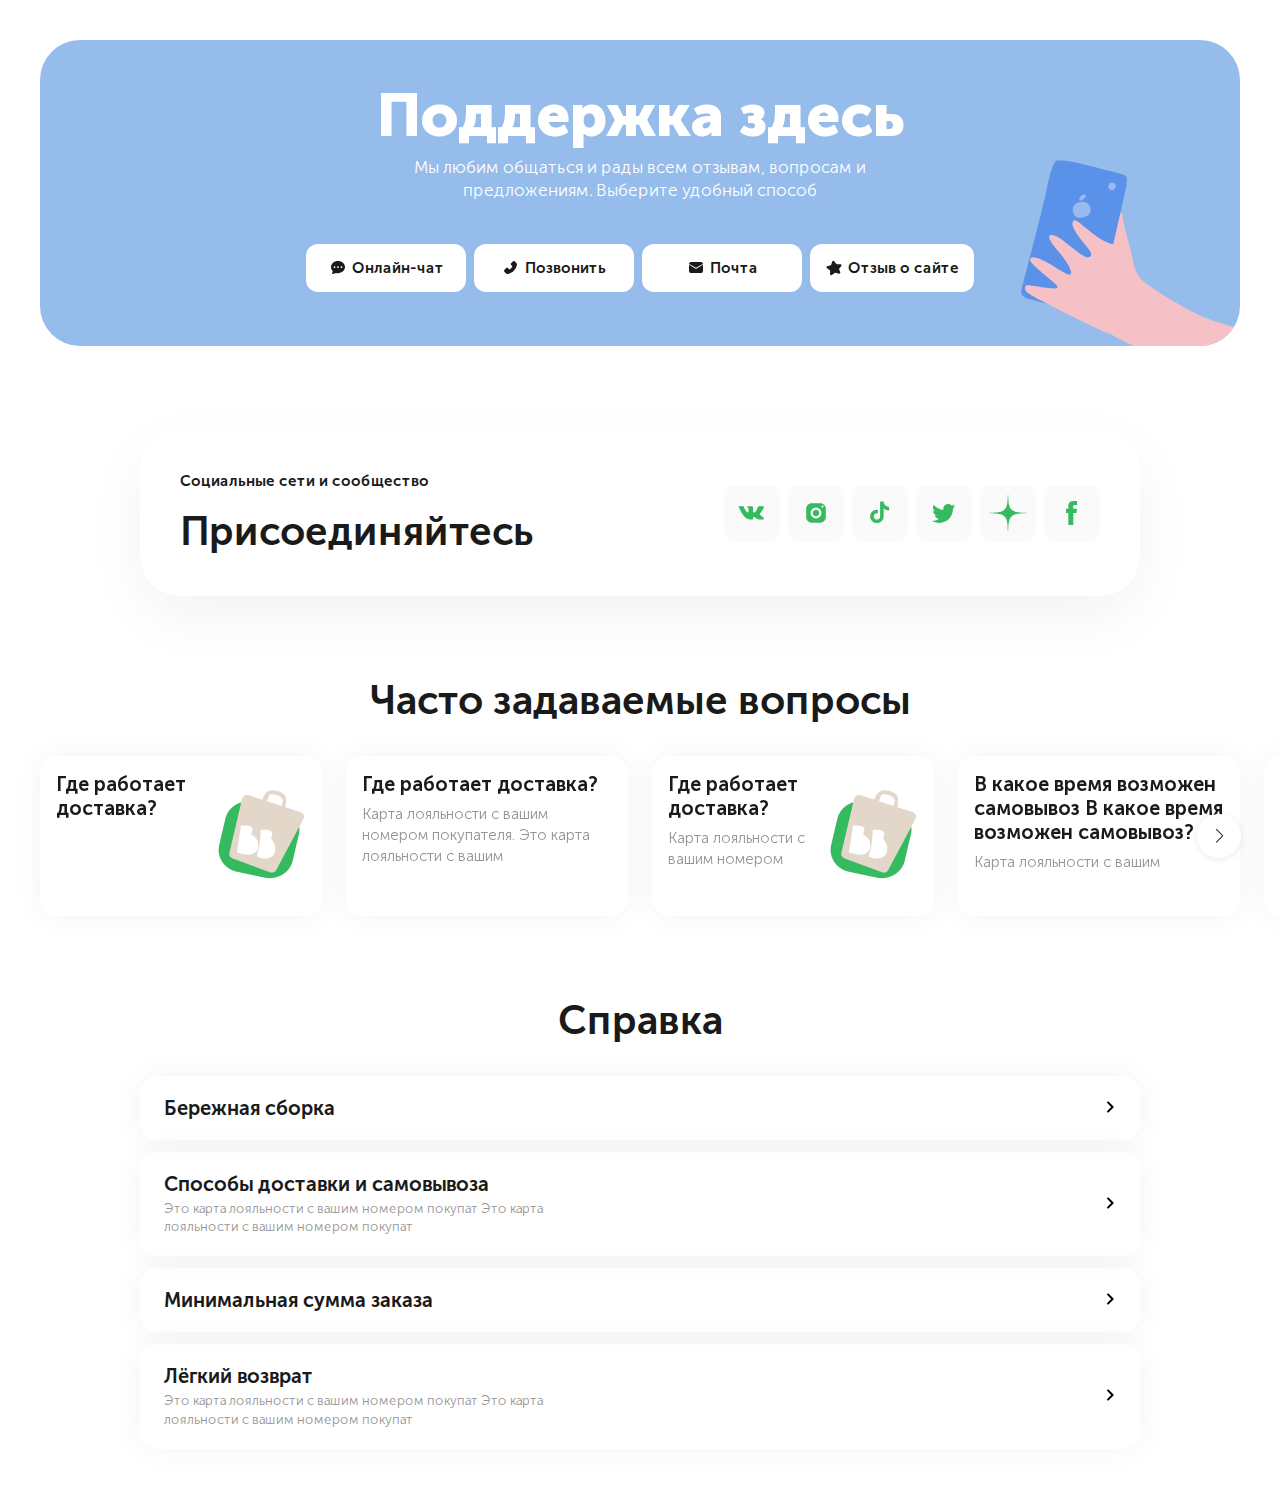
<file: index.html>
<!doctype html>
<html lang="en">
<head>
    <meta charset="UTF-8">
    <meta name="viewport" content="width=device-width, user-scalable=no, initial-scale=1.0, maximum-scale=1.0, minimum-scale=1.0">
    <meta http-equiv="X-UA-Compatible" content="ie=edge">

    <title>Поддержка здесь</title>

    <link rel="stylesheet" href="https://cdn.jsdelivr.net/npm/swiper@11/swiper-bundle.min.css"/>
    <link rel="stylesheet" href="css/style.css">
</head>
<body>

<div class="home-page">
    <section class="home-page__support">
        <div class="container container--size-lg">
            <div class="support">
                <div class="support__content">
                    <h2 class="support__title">Поддержка здесь</h2>
                    <p class="support__text">
                        Мы любим общаться и рады всем отзывам, вопросам и предложениям. Выберите удобный способ
                    </p>
                </div>

                <div class="support__contacts contacts">
                    <div class="contacts__col">
                        <a href="#" class="contacts__item contacts-item">
                            <svg aria-label="hidden" class="contacts-item__icon" width="18" height="18">
                                <use href="images/svg-icons.svg#message"/>
                            </svg>
                            <span class="contacts-item__value">Онлайн-чат</span>
                        </a>
                    </div>

                    <div class="contacts__col">
                        <a href="tel:+79000000000" class="contacts__item contacts-item">
                            <svg aria-label="hidden" class="contacts-item__icon" width="18" height="18">
                                <use href="images/svg-icons.svg#phone"/>
                            </svg>

                            <span class="contacts-item__value">Позвонить</span>
                        </a>
                    </div>

                    <div class="contacts__col">
                        <a href="mailto:exmaple@gmail.com" class="contacts__item contacts-item">
                            <svg aria-label="hidden" class="contacts-item__icon" width="18" height="18">
                                <use href="images/svg-icons.svg#envelop"/>
                            </svg>

                            <span class="contacts-item__value">Почта</span>
                        </a>
                    </div>

                    <div class="contacts__col">
                        <a href="#" class="contacts__item contacts-item">
                            <svg aria-label="hidden" class="contacts-item__icon" width="18" height="18">
                                <use href="images/svg-icons.svg#star"/>
                            </svg>

                            <span class="contacts-item__value">Отзыв о сайте</span>
                        </a>
                    </div>
                </div>

                <div class="support__telegram support-telegram">
                    <img src="images/support/telegram-1.svg" alt="Telegram icon" class="support-telegram__item">
                    <img src="images/support/telegram-2.svg" alt="Telegram icon" class="support-telegram__item">
                    <img src="images/support/telegram-3.svg" alt="Telegram icon" class="support-telegram__item">
                </div>
            </div>
        </div>
    </section>

    <section class="home-page__join">
        <div class="container container--size-md">
            <div class="join-us">
                <div class="join-us__content">
                    <span class="join-us__text">Социальные сети и сообщество</span>
                    <h2 class="join-us__title">Присоединяйтесь</h2>
                </div>

                <div class="join-us__socials socials">
                    <a href="https://vk.com" class="socials-item socials-item--size-lg socials__item" aria-label="Вконтакте">
                        <svg aria-label="hidden" class="socials-item__icon" width="56" height="56">
                            <use href="images/svg-icons.svg#social-vk"/>
                        </svg>
                    </a>
                    <a href="https://instagram.com" class="socials-item socials-item--size-lg socials__item" aria-label="Instagram">
                        <svg aria-label="hidden" class="socials-item__icon" width="56" height="56">
                            <use href="images/svg-icons.svg#social-instagram"/>
                        </svg>
                    </a>
                    <a href="https://tiktok.com" class="socials-item socials-item--size-lg socials__item" aria-label="TikTok">
                        <svg aria-label="hidden" class="socials-item__icon" width="56" height="56">
                            <use href="images/svg-icons.svg#social-tik-tok"/>
                        </svg>
                    </a>
                    <a href="https://x.com" class="socials-item socials-item--size-lg socials__item" aria-label="Twitter">
                        <svg aria-label="hidden" class="socials-item__icon" width="56" height="56">
                            <use href="images/svg-icons.svg#social-twitter"/>
                        </svg>
                    </a>
                    <a href="https://dzen.ru" class="socials-item socials-item--size-lg socials__item">
                        <svg aria-label="hidden" class="socials-item__icon" width="56" height="56">
                            <use href="images/svg-icons.svg#social-yandex-dzen"/>
                        </svg>
                    </a>
                    <a href="https://facebook.com" class="socials-item socials-item--size-lg socials__item">
                        <svg aria-label="hidden" class="socials-item__icon" width="56" height="56">
                            <use href="images/svg-icons.svg#social-facebook"/>
                        </svg>
                    </a>
                </div>
            </div>
        </div>
    </section>

    <section class="section home-page__faqs">
        <div class="container container--size-lg">
            <h2 class="section__title">Часто задаваемые вопросы</h2>

            <div class="faq-slider swiper js-faq-slider">
                <div class="swiper-wrapper">
                    <div class="swiper-slide">
                        <div class="faq-item">
                            <div class="faq-item__content">
                                <span class="faq-item__title">Где работает доставка?</span>
                            </div>

                            <picture class="faq-item__picture">
                                <img src="images/faq-item.png" alt="Где работает доставка?" class="faq-item__image">
                            </picture>
                        </div>
                    </div>

                    <div class="swiper-slide">
                        <div class="faq-item">
                            <div class="faq-item__content">
                                <span class="faq-item__title">Где работает доставка?</span>
                                <span class="faq-item__description">
                                Карта лояльности с вашим номером покупателя. Это карта лояльности с вашим
                            </span>
                            </div>
                        </div>
                    </div>

                    <div class="swiper-slide">
                        <div class="faq-item">
                            <div class="faq-item__content">
                                <span class="faq-item__title">Где работает доставка?</span>
                                <span class="faq-item__description">
                                Карта лояльности с вашим номером
                            </span>
                            </div>

                            <picture class="faq-item__picture">
                                <img src="images/faq-item.png" alt="Где работает доставка?" class="faq-item__image">
                            </picture>
                        </div>
                    </div>

                    <div class="swiper-slide">
                        <div class="faq-item">
                            <div class="faq-item__content">
                                <span class="faq-item__title">В какое время возможен самовывоз В какое время возможен самовывоз?</span>

                                <span class="faq-item__description">Карта лояльности с вашим </span>
                            </div>
                        </div>
                    </div>

                    <div class="swiper-slide">
                        <div class="faq-item">
                            <div class="faq-item__content">
                                <span class="faq-item__title">Где работает доставка?</span>
                            </div>

                            <picture class="faq-item__picture">
                                <img src="images/faq-item.png" alt="Где работает доставка?" class="faq-item__image">
                            </picture>
                        </div>
                    </div>

                    <div class="swiper-slide">
                        <div class="faq-item">
                            <div class="faq-item__content">
                                <span class="faq-item__title">Где работает доставка?</span>
                                <span class="faq-item__description">
                                Карта лояльности с вашим номером покупателя. Это карта лояльности с вашим
                            </span>
                            </div>
                        </div>
                    </div>

                    <div class="swiper-slide">
                        <div class="faq-item">
                            <div class="faq-item__content">
                                <span class="faq-item__title">Где работает доставка?</span>
                                <span class="faq-item__description">
                                Карта лояльности с вашим номером
                            </span>
                            </div>

                            <picture class="faq-item__picture">
                                <img src="images/faq-item.png" alt="Где работает доставка?" class="faq-item__image">
                            </picture>
                        </div>
                    </div>

                    <div class="swiper-slide">
                        <div class="faq-item">
                            <div class="faq-item__content">
                                <span class="faq-item__title">В какое время возможен самовывоз В какое время возможен самовывоз?</span>

                                <span class="faq-item__description">Карта лояльности с вашим </span>
                            </div>
                        </div>
                    </div>
                </div>

                <div class="faq-slider__arrow faq-slider__arrow--next swiper-button-next"></div>
                <div class="faq-slider__arrow faq-slider__arrow--prev swiper-button-prev"></div>
            </div>
        </div>
    </section>

    <section class="section home-page__section">
        <div class="container container--size-md">
            <h2 class="section__title">Справка</h2>

            <div class="accordion">
                <div class="accordion__item accordion-item js-accordion-item">
                    <div class="accordion-item__head">
                        <p class="accordion-item__title">Бережная сборка</p>

                        <button class="accordion-item__icon" aria-label="Свернуть">
                            <svg aria-label="hidden" width="24" height="24">
                                <use href="images/svg-icons.svg#chevron-right"/>
                            </svg>
                        </button>
                    </div>

                    <div class="accordion-item__content js-accordion-item__content">
                        Это карта лояльности с вашим номером покупат Это карта лояльности с вашим номером покупат. Это
                        карта лояльности с вашим номером покупат Это карта лояльности с вашим номером покупат. Это карта
                        лояльности с вашим номером покупат Это карта лояльности с вашим номером покупат
                    </div>
                </div>

                <div class="accordion__item accordion-item js-accordion-item">
                    <div class="accordion-item__head">
                        <p class="accordion-item__title">Способы доставки и самовывоза</p>

                        <span class="accordion-item__text">
                            Это карта лояльности с вашим номером покупат Это карта лояльности с вашим номером покупат
                        </span>

                        <button class="accordion-item__icon" aria-label="Свернуть">
                            <svg aria-label="hidden" width="24" height="24">
                                <use href="images/svg-icons.svg#chevron-right"/>
                            </svg>
                        </button>
                    </div>

                    <div class="accordion-item__content js-accordion-item__content">
                        Это карта лояльности с вашим номером покупат Это карта лояльности с вашим номером покупат. Это
                        карта лояльности с вашим номером покупат Это карта лояльности с вашим номером покупат. Это карта
                        лояльности с вашим номером покупат Это карта лояльности с вашим номером покупат
                    </div>
                </div>

                <div class="accordion__item accordion-item js-accordion-item">
                    <div class="accordion-item__head">
                        <p class="accordion-item__title">Минимальная сумма заказа</p>

                        <button class="accordion-item__icon" aria-label="Свернуть">
                            <svg aria-label="hidden" width="24" height="24">
                                <use href="images/svg-icons.svg#chevron-right"/>
                            </svg>
                        </button>
                    </div>

                    <div class="accordion-item__content js-accordion-item__content">
                        Это карта лояльности с вашим номером покупат Это карта лояльности с вашим номером покупат. Это
                        карта лояльности с вашим номером покупат Это карта лояльности с вашим номером покупат. Это карта
                        лояльности с вашим номером покупат Это карта лояльности с вашим номером покупат
                    </div>
                </div>

                <div class="accordion__item accordion-item js-accordion-item">
                    <div class="accordion-item__head">
                        <p class="accordion-item__title">Лёгкий возврат</p>

                        <span class="accordion-item__text">
                           Это карта лояльности с вашим номером покупат Это карта лояльности с вашим номером покупат
                        </span>

                        <button class="accordion-item__icon" aria-label="Свернуть">
                            <svg aria-label="hidden" width="24" height="24">
                                <use href="images/svg-icons.svg#chevron-right"/>
                            </svg>
                        </button>
                    </div>

                    <div class="accordion-item__content js-accordion-item__content">
                        Это карта лояльности с вашим номером покупат Это карта лояльности с вашим номером покупат. Это
                        карта лояльности с вашим номером покупат Это карта лояльности с вашим номером покупат. Это карта
                        лояльности с вашим номером покупат Это карта лояльности с вашим номером покупат
                    </div>
                </div>
            </div>
        </div>
    </section>
</div>

<script src="https://cdn.jsdelivr.net/npm/swiper@11/swiper-bundle.min.js"></script>
<script src="js/main.js"></script>
</body>
</html>
</file>
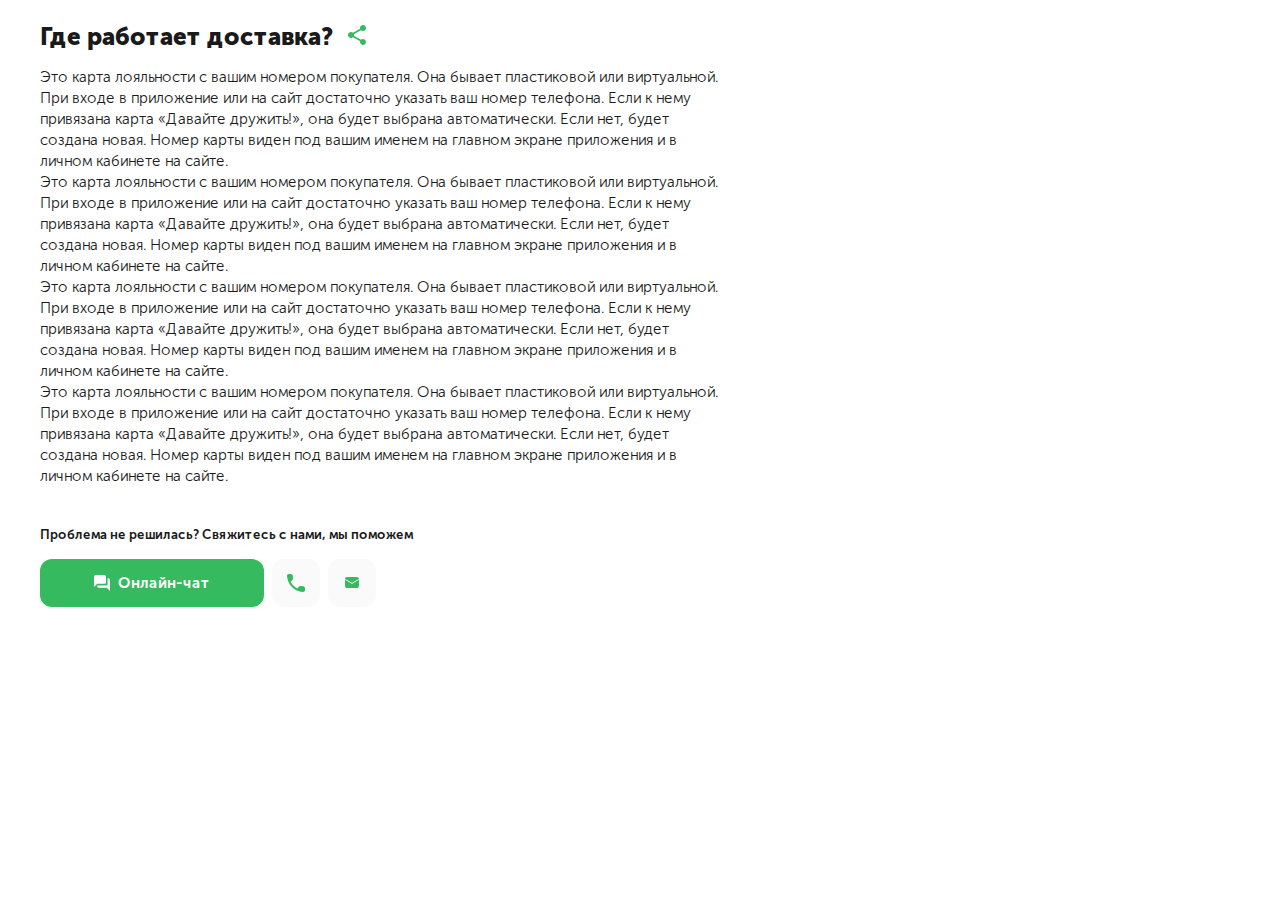
<file: text-page.html>
<!doctype html>
<html lang="en">
<head>
    <meta charset="UTF-8">
    <meta name="viewport"
          content="width=device-width, user-scalable=no, initial-scale=1.0, maximum-scale=1.0, minimum-scale=1.0">
    <meta http-equiv="X-UA-Compatible" content="ie=edge">

    <title>Где работает доставка?</title>

    <link rel="stylesheet" href="css/style.css">
</head>
<body>

<section class="single-page">
    <div class="container container--size-lg">
        <div class="post-item">
            <div class="post-item__head">
                <h1 class="post-item__title">Где работает доставка?</h1>

                <button type="button" aria-label="Поделиться" class="post-item__share">
                    <svg id="share" aria-label="hidden" width="24" height="24">
                        <use href="images/svg-icons.svg#share"/>
                    </svg>
                </button>
            </div>

            <div class="post-item__content">
                <p>
                    Это карта лояльности с вашим номером покупателя. Она бывает пластиковой или виртуальной. При входе в
                    приложение или на сайт достаточно указать ваш номер телефона. Если к нему привязана карта «Давайте
                    дружить!», она будет выбрана автоматически. Если нет, будет создана новая. Номер карты виден под вашим
                    именем на главном экране приложения и в личном кабинете на сайте.
                </p>
                <p>
                    Это карта лояльности с вашим номером покупателя. Она бывает пластиковой или виртуальной. При входе в
                    приложение или на сайт достаточно указать ваш номер телефона. Если к нему привязана карта «Давайте
                    дружить!», она будет выбрана автоматически. Если нет, будет создана новая. Номер карты виден под вашим
                    именем на главном экране приложения и в личном кабинете на сайте.
                </p>
                <p>
                    Это карта лояльности с вашим номером покупателя. Она бывает пластиковой или виртуальной. При входе в
                    приложение или на сайт достаточно указать ваш номер телефона. Если к нему привязана карта «Давайте
                    дружить!», она будет выбрана автоматически. Если нет, будет создана новая. Номер карты виден под вашим
                    именем на главном экране приложения и в личном кабинете на сайте.
                </p>
                <p>
                    Это карта лояльности с вашим номером покупателя. Она бывает пластиковой или виртуальной. При входе в
                    приложение или на сайт достаточно указать ваш номер телефона. Если к нему привязана карта «Давайте
                    дружить!», она будет выбрана автоматически. Если нет, будет создана новая. Номер карты виден под вашим
                    именем на главном экране приложения и в личном кабинете на сайте.
                </p>
            </div>

            <div class="post-item__feedback post-item-feedback">
                <div class="post-item-feedback__title">Проблема не решилась? Свяжитесь с нами, мы поможем</div>

                <div class="post-item-feedback__actions">
                    <a href="#" class="button button--theme-primary post-item-feedback__callback">
                        <svg aria-label="hidden" class="button__icon" width="16" height="16">
                            <use href="images/svg-icons.svg#chat"/>
                        </svg>

                        Онлайн-чат
                    </a>

                    <div class="socials">
                        <a href="tel:+79000000000" class="socials-item socials-item--size-md socials__item" aria-label="Почта">
                            <svg aria-label="hidden" class="socials-item__icon" width="18" height="18">
                                <use href="images/svg-icons.svg#phone-right"/>
                            </svg>
                        </a>
                        <a href="mailto:exmaple@gmail.com" class="socials-item socials-item--size-md socials__item" aria-label="Звонок на мобильный">
                            <svg aria-label="hidden" class="socials-item__icon" width="18" height="18">
                                <use href="images/svg-icons.svg#envelop"/>
                            </svg>
                        </a>
                    </div>
                </div>
            </div>
        </div>
    </div>
</section>

<script src="js/main.js"></script>
</body>
</html>
</file>
<file: css/style.css>
@font-face {
  font-family: "Museo Sans Cyrl";
  src: url("../fonts/MuseoSansCyrl-300.woff2") format("woff2"), url("../fonts/MuseoSansCyrl-300.woff") format("woff");
  font-weight: 300;
  font-style: normal;
  font-display: swap;
}
@font-face {
  font-family: "Museo Sans Cyrl";
  src: url("../fonts/MuseoSansCyrl-500.woff2") format("woff2"), url("../fonts/MuseoSansCyrl-500.woff") format("woff");
  font-weight: normal;
  font-style: normal;
  font-display: swap;
}
@font-face {
  font-family: "Museo Sans Cyrl";
  src: url("../fonts/MuseoSansCyrl-700.woff2") format("woff2"), url("../fonts/MuseoSansCyrl-700.woff") format("woff");
  font-weight: normal;
  font-style: normal;
  font-display: swap;
}
@font-face {
  font-family: "Museo Sans Cyrl";
  src: url("../fonts/MuseoSansCyrl-900.woff2") format("woff2"), url("../fonts/MuseoSansCyrl-900.woff") format("woff");
  font-weight: bold;
  font-style: normal;
  font-display: swap;
}
* {
  padding: 0;
  margin: 0;
  box-sizing: border-box;
}

body {
  font-size: 15px;
  line-height: 1.2;
  font-family: "Museo Sans Cyrl", sans-serif;
  color: hsl(0deg, 0%, 10%);
  font-weight: 300;
}

@keyframes telegram_wind_1 {
  from {
    right: 85%;
    bottom: 15%;
    transform: rotate(23deg);
    opacity: 1;
  }
}
@keyframes telegram_wind_2 {
  from {
    right: 30%;
    bottom: 25%;
    transform: rotate(-16deg);
    opacity: 1;
  }
}
@keyframes telegram_wind_3 {
  from {
    bottom: 95%;
    right: 5%;
    transform: rotate(-45deg);
    opacity: 1;
  }
}
@keyframes hand_phone_shake {
  0% {
    transform: rotate(0deg);
  }
  25% {
    transform: rotate(5deg);
  }
  50% {
    transform: rotate(0deg);
  }
  75% {
    transform: rotate(-3deg);
  }
  100% {
    transform: rotate(0deg);
  }
}
.support {
  min-height: 306px;
  padding: 40px 30px 54px 30px;
  text-align: center;
  color: hsl(0deg, 0%, 100%);
  background-color: hsl(212deg, 67%, 75%);
  border-radius: 40px;
  position: relative;
  overflow: hidden;
  display: flex;
  flex-direction: column;
}
@media (max-width: 991px) {
  .support {
    border-top-left-radius: 0;
    border-top-right-radius: 0;
  }
}
@media (max-width: 767px) {
  .support {
    padding: 15px;
    border-bottom-right-radius: 16px;
    border-bottom-left-radius: 16px;
  }
}
.support::after {
  content: url("../images/support/hand-phone.svg");
  right: 0;
  bottom: -10px;
  position: absolute;
  animation: hand_phone_shake 2s 1.1s infinite;
}
@media (max-width: 767px) {
  .support::after {
    bottom: 40px;
    right: -80px;
    transform: rotate(20deg);
    animation: none;
  }
}
@media (max-width: 576px) {
  .support::after {
    display: none;
  }
}
.support__content {
  position: relative;
  z-index: 50;
  flex-grow: 1;
}
.support__contacts {
  justify-content: center;
  position: relative;
  z-index: 50;
}
@media (max-width: 767px) {
  .support__contacts {
    flex-wrap: wrap;
  }
}
.support__title {
  font-size: 60px;
  line-height: 72px;
  margin-bottom: 4px;
  font-weight: 700;
}
@media (max-width: 767px) {
  .support__title {
    font-size: 36px;
    line-height: 42px;
  }
}
.support__telegram {
  left: 0;
  top: 50%;
  transform: translateY(-50%);
  position: absolute;
}
@media (max-width: 767px) {
  .support__telegram {
    transform: scale(0.8) translateY(-50%) translateX(-20%);
  }
}
.support__text {
  font-size: 17px;
  line-height: 23px;
  max-width: 535px;
  margin-left: auto;
  margin-right: auto;
  margin-bottom: 42px;
}

.support-telegram {
  width: 270px;
  height: 195px;
}
.support-telegram__item {
  position: absolute;
  transform: rotate(0);
  bottom: 0;
  right: 100%;
  opacity: 1;
}
.support-telegram__item:nth-child(1) {
  animation: telegram_wind_1 1s 0.3s ease-in-out alternate-reverse forwards;
}
.support-telegram__item:nth-child(2) {
  animation: telegram_wind_2 1s 0.3s ease-in-out alternate-reverse forwards;
}
.support-telegram__item:nth-child(3) {
  animation: telegram_wind_3 1s 0.3s ease-in-out alternate-reverse forwards;
}

.container {
  padding-right: 30px;
  padding-left: 30px;
  margin-left: auto;
  margin-right: auto;
}
@media (max-width: 991px) {
  .container {
    padding-left: 15px;
    padding-right: 15px;
  }
}
.container--size-lg {
  max-width: 1260px;
}
.container--size-md {
  max-width: 1060px;
}

.contacts {
  display: flex;
  margin-left: -4px;
  margin-right: -4px;
  margin-bottom: -8px;
}
@media (max-width: 767px) {
  .contacts {
    margin-bottom: -4px;
    margin-left: -2px;
    margin-right: -2px;
  }
}
.contacts__col {
  padding-left: 4px;
  padding-right: 4px;
  padding-bottom: 8px;
}
@media (max-width: 767px) {
  .contacts__col {
    flex: 0 0 50%;
    max-width: 50%;
    padding-left: 2px;
    padding-right: 2px;
    padding-bottom: 4px;
  }
}
@media (max-width: 576px) {
  .contacts__col {
    flex: 0 0 100%;
    max-width: 100%;
  }
}

.contacts-item {
  border-radius: 12px;
  background-color: hsl(0deg, 0%, 100%);
  background-size: 300%;
  display: flex;
  align-items: center;
  justify-content: center;
  min-height: 48px;
  min-width: 160px;
  padding-left: 15px;
  padding-right: 15px;
  text-decoration: none;
  transition: background 0.3s ease-in-out, color 0.3s ease-in-out, transform 0.3s ease-in-out;
  font-size: 15px;
  font-weight: 500;
  line-height: 18px;
  content: "";
  background-image: linear-gradient(20deg, hsl(0deg, 0%, 100%) 50%, hsl(139deg, 55%, 47%) 50%);
  color: hsl(0deg, 0%, 10%);
}
.contacts-item__icon {
  margin-right: 5px;
  fill: hsl(0deg, 0%, 10%);
  transition: fill 0.3s ease-in-out;
}
.contacts-item:hover .contacts-item__icon {
  fill: hsl(0deg, 0%, 100%);
}
.contacts-item:hover {
  background-position: 100%;
  color: hsl(0deg, 0%, 100%);
  transform: translateY(-2px);
}

.join-us {
  border-radius: 40px;
  box-shadow: 0px 20px 60px 0px rgba(26, 26, 26, 0.05);
  padding: 40px;
  display: flex;
  align-items: center;
  justify-content: space-between;
  margin-left: auto;
  margin-right: auto;
  min-height: 166px;
}
@media (max-width: 991px) {
  .join-us {
    flex-direction: column;
    text-align: center;
  }
}
@media (max-width: 767px) {
  .join-us {
    padding: 0;
    box-shadow: none;
    min-height: initial;
    border-radius: 0;
  }
}
.join-us__socials {
  justify-content: center;
  margin-left: 25px;
  gap: 14px;
}
@media (max-width: 991px) {
  .join-us__socials {
    margin-left: 0;
    margin-top: 25px;
  }
}
@media (max-width: 576px) {
  .join-us__socials {
    gap: 5px;
  }
}
.join-us__title {
  font-size: 40px;
  line-height: 48px;
  font-weight: 500;
  margin-top: 17px;
}
@media (max-width: 767px) {
  .join-us__title {
    font-size: 32px;
    line-height: 35px;
    margin-top: 5px;
  }
}
@media (max-width: 576px) {
  .join-us__title {
    font-size: 28px;
    line-height: 32px;
  }
}
.join-us__text {
  font-size: 15px;
  line-height: 18px;
  font-weight: 500;
}

.socials {
  display: flex;
  flex-wrap: wrap;
  gap: 8px;
}

.socials-item {
  display: flex;
  align-items: center;
  background-size: 300%;
  justify-content: center;
  background-color: hsl(0deg, 0%, 98%);
  transition: background-color 0.3s ease-in-out, transform 0.3s ease-in-out;
}
.socials-item--size-lg {
  width: 56px;
  height: 56px;
  border-radius: 12px;
}
@media (max-width: 576px) {
  .socials-item--size-lg {
    width: 42px;
    height: 42px;
    border-radius: 6px;
  }
}
.socials-item--size-md {
  width: 48px;
  height: 48px;
  border-radius: 12px;
}
.socials-item:hover {
  color: hsl(0deg, 0%, 100%);
  transform: translateY(-1px);
  background-color: hsl(139deg, 55%, 47%);
}
.socials-item__icon {
  fill: hsl(139deg, 55%, 47%);
  transition: fill 0.3s ease-in-out;
}
.socials-item:hover .socials-item__icon {
  fill: hsl(0deg, 0%, 100%);
}

.section__title {
  font-size: 40px;
  line-height: 48px;
  font-weight: 500;
  text-align: center;
  margin-bottom: 32px;
}
@media (max-width: 767px) {
  .section__title {
    font-size: 32px;
    line-height: 35px;
  }
}
@media (max-width: 576px) {
  .section__title {
    font-size: 28px;
    line-height: 32px;
    margin-bottom: 28px;
  }
}

.faq-item {
  box-shadow: 0px 0px 30px 0px rgba(26, 26, 26, 0.05);
  border-radius: 16px;
  background-color: hsl(0deg, 0%, 100%);
  padding: 16px;
  min-height: 160px;
  display: flex;
  justify-content: space-between;
}
.faq-item__picture {
  align-content: center;
  margin-left: 15px;
}
.faq-item__title {
  font-size: 20px;
  font-weight: 500;
  line-height: 24px;
  display: block;
}
.faq-item__description {
  font-size: 15px;
  line-height: 21px;
  display: block;
  margin-top: 8px;
  color: hsl(0deg, 0%, 58%);
}

.faq-slider {
  overflow: initial;
}
.faq-slider__arrow {
  width: 44px;
  height: 44px;
  border-radius: 50%;
  box-shadow: 0px 1px 7px 0px rgba(26, 26, 26, 0.09);
  background-color: hsl(0deg, 0%, 100%);
  color: hsl(0deg, 0%, 10%);
  transition: background-color 0.3s ease-in-out, color 0.3s ease-in-out, opacity 0.3s ease-in-out;
}
.faq-slider__arrow.swiper-button-disabled {
  opacity: 0;
}
.faq-slider__arrow:not(.swiper-button-disabled):hover {
  color: hsl(0deg, 0%, 100%);
  background-color: hsl(139deg, 55%, 47%);
}
.faq-slider__arrow::after {
  font-size: 14px;
}
.faq-slider__arrow--next {
  right: -1px;
}
.faq-slider__arrow--prev {
  left: -1px;
}

.accordion__item:not(:last-child) {
  margin-bottom: 12px;
}

.accordion-item {
  padding: 20px 24px;
  box-shadow: 0px 0px 30px 0px rgba(26, 26, 26, 0.05);
  border-radius: 16px;
  cursor: pointer;
}
@media (max-width: 767px) {
  .accordion-item {
    padding: 16px;
  }
}
.accordion-item__head {
  position: relative;
  padding-right: 25px;
}
.accordion-item__icon {
  background-color: transparent;
  position: absolute;
  top: 50%;
  margin-top: -16px;
  cursor: pointer;
  right: -10px;
  border: none;
  width: 32px;
  height: 32px;
  border-radius: 50%;
  transition: background-color 0.3s ease-in-out, fill 0.3s ease-in-out, transform 0.3s ease-in-out;
}
.accordion-item:hover .accordion-item__icon, .accordion-item--has-open .accordion-item__icon {
  background-color: hsl(139deg, 55%, 47%);
  fill: hsl(0deg, 0%, 100%);
  transform: rotate(90deg);
}
.accordion-item__content {
  font-size: 15px;
  line-height: 20px;
  color: hsl(0deg, 0%, 10%);
  padding-top: 20px;
  display: none;
}
.accordion-item__title {
  font-size: 20px;
  line-height: 24px;
  font-weight: 500;
  margin: 0;
}
@media (max-width: 767px) {
  .accordion-item__title {
    font-size: 18px;
    line-height: 22px;
  }
}
.accordion-item__text {
  font-size: 13px;
  margin-top: 4px;
  color: hsl(0deg, 0%, 58%);
  line-height: 18.2px;
  display: block;
  max-width: 400px;
}

.button {
  min-height: 48px;
  min-width: 224px;
  display: inline-flex;
  align-items: center;
  justify-content: center;
  padding-left: 15px;
  padding-right: 15px;
  font-weight: 500;
  text-decoration: none;
  border-radius: 12px;
  transition: background-color 0.3s ease-in-out;
}
.button__icon {
  margin-right: 8px;
}
.button--theme-primary .button__icon {
  fill: hsl(0deg, 0%, 100%);
}
.button--theme-primary {
  background-color: hsl(139deg, 55%, 47%);
  color: hsl(0deg, 0%, 100%);
}
.button--theme-primary:hover {
  background-color: hsl(0deg, 0%, 10%);
}

.post-item {
  max-width: 690px;
}
.post-item__title {
  font-size: 24px;
  line-height: 29px;
}
.post-item__share {
  background-color: transparent;
  border: none;
  fill: hsl(139deg, 55%, 47%);
  margin-left: 12px;
  cursor: pointer;
}
.post-item__head {
  display: flex;
  margin-bottom: 16px;
  align-items: center;
}
.post-item__content {
  font-size: 15px;
  line-height: 21px;
  margin-bottom: 40px;
}
.post-item__content p {
  margin: 0;
}

.post-item-feedback__title {
  font-size: 13px;
  line-height: 15.6px;
  font-weight: 500;
  margin-bottom: 16px;
}
.post-item-feedback__actions {
  gap: 8px;
  display: flex;
}
@media (max-width: 576px) {
  .post-item-feedback__callback {
    min-width: initial;
  }
}

.home-page {
  padding-top: 40px;
  padding-bottom: 40px;
}
@media (max-width: 991px) {
  .home-page {
    padding-top: 0;
  }
}
.home-page__join {
  margin-top: 84px;
}
@media (max-width: 767px) {
  .home-page__join {
    margin-top: 54px;
  }
}
.home-page__faqs {
  padding-top: 80px;
  padding-bottom: 80px;
  overflow: hidden;
}
@media (max-width: 767px) {
  .home-page__faqs {
    padding-top: 50px;
    padding-bottom: 50px;
  }
}

.single-page {
  padding-top: 22px;
  padding-bottom: 22px;
}

/*# sourceMappingURL=style.css.map */
</file>
